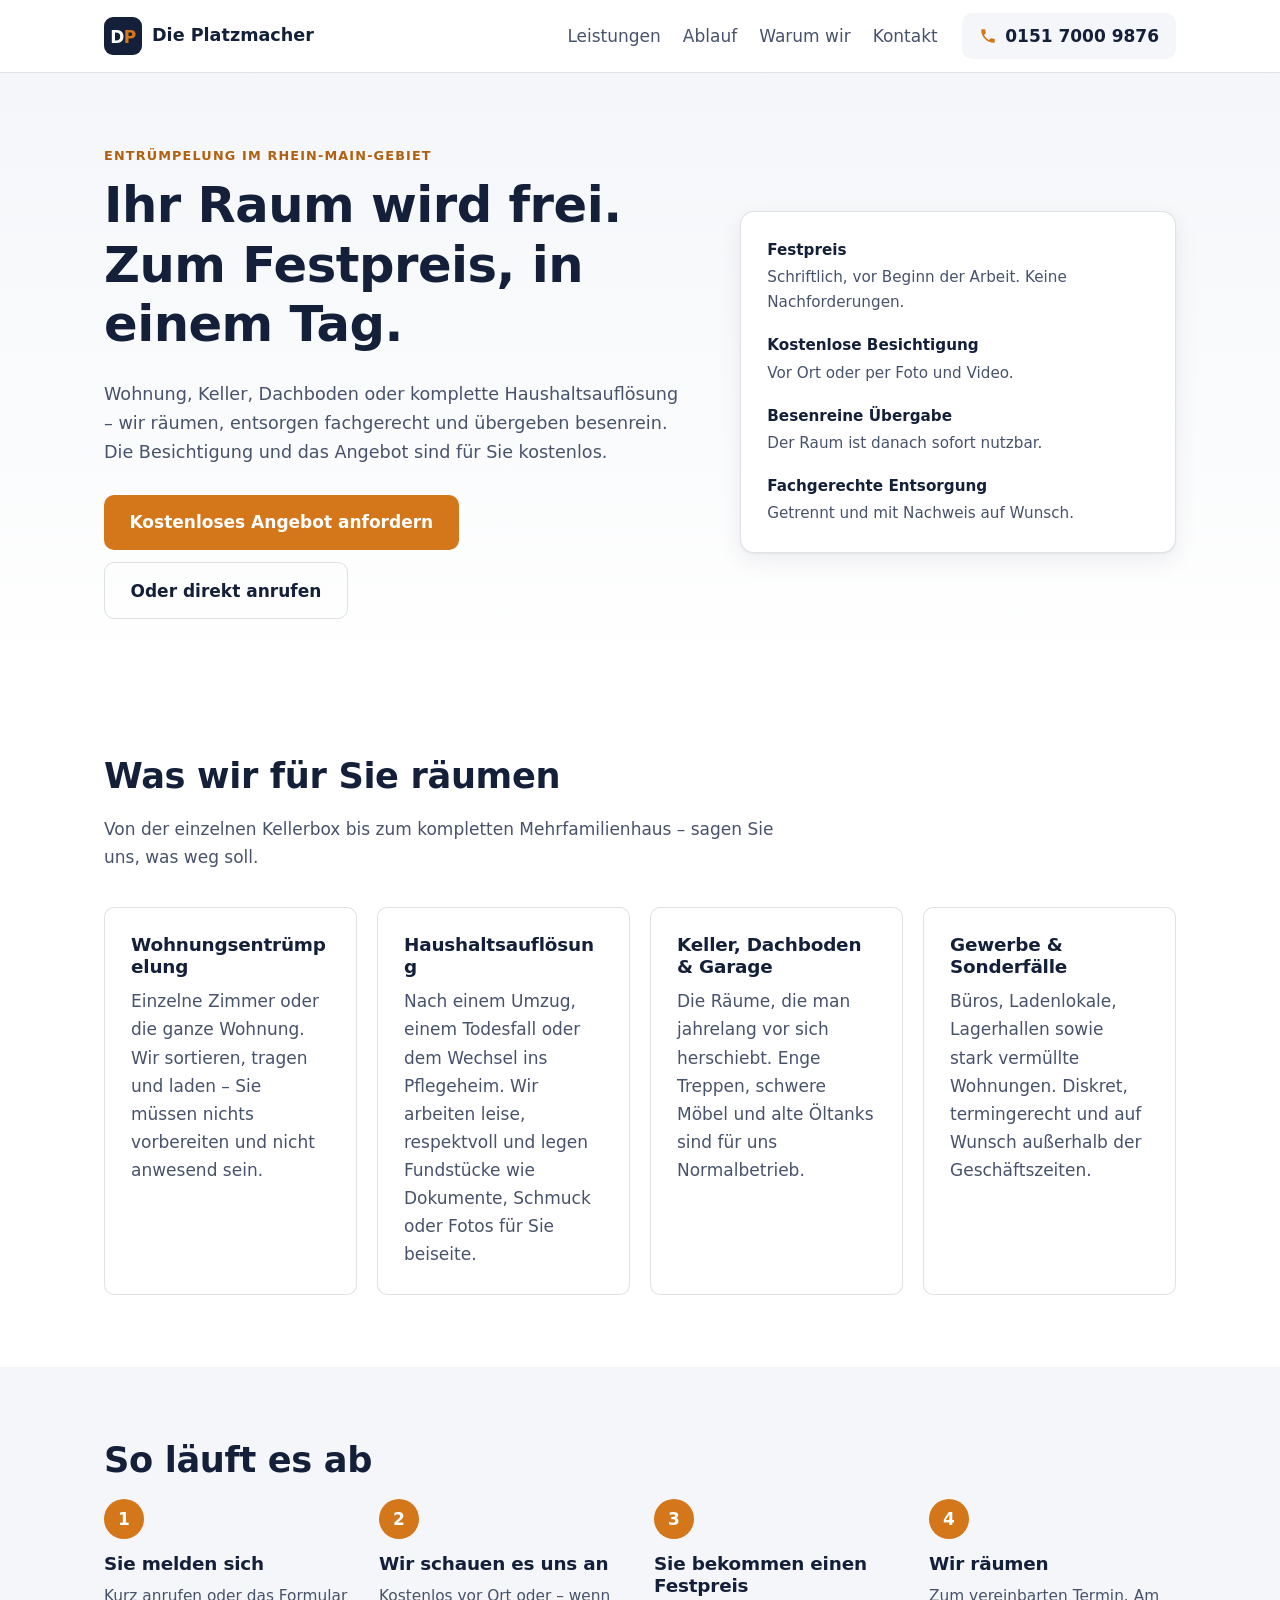
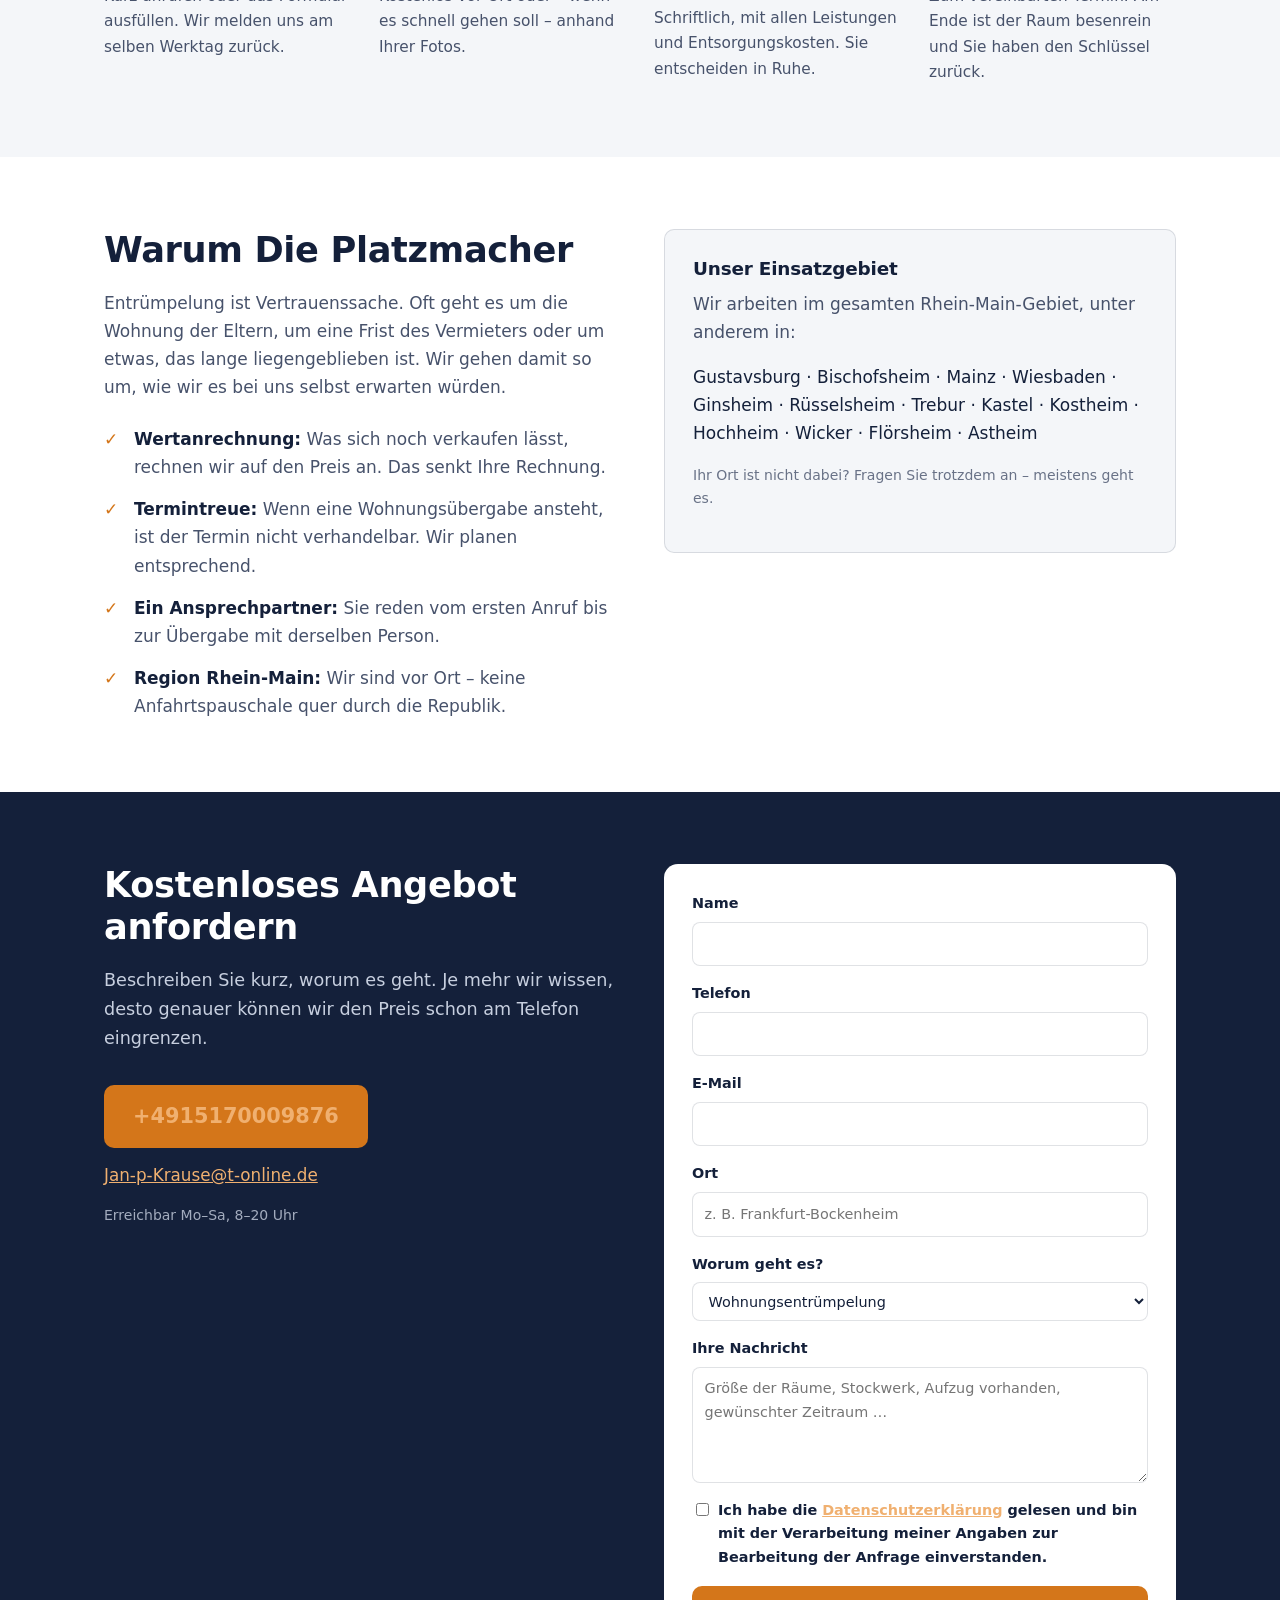
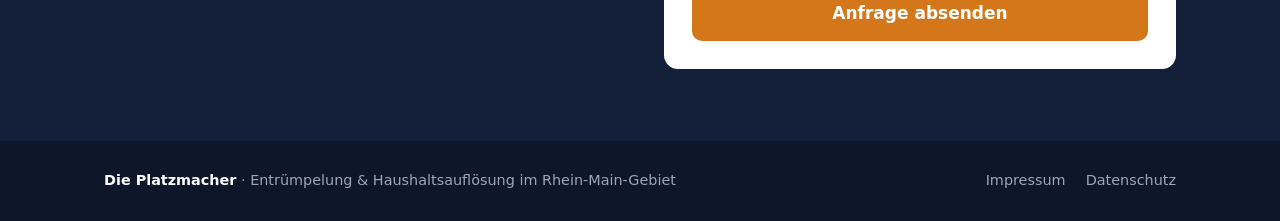
<file: index.html>
<!DOCTYPE html>
<html lang="de">
<head>
  <meta charset="utf-8">
  <meta name="viewport" content="width=device-width, initial-scale=1">

  <!-- Das steht im Browser-Tab und ist der wichtigste Text für Google. -->
  <title>Die Platzmacher – Entrümpelung &amp; Haushaltsauflösung im Rhein-Main-Gebiet</title>

  <!-- Der Text, den Google unter dem blauen Link anzeigt. Max. ca. 155 Zeichen. -->
  <meta name="description" content="Entrümpelung, Haushaltsauflösung und Kellerentrümpelung im Rhein-Main-Gebiet. Kostenlose Besichtigung, Festpreis, besenreine Übergabe. Jetzt anrufen.">

  <link rel="stylesheet" href="style.css">
  <!-- Favicon (Browser-Tab): dasselbe Logo als kleines SVG. -->
  <link rel="icon" href="data:image/svg+xml,<svg xmlns='http://www.w3.org/2000/svg' viewBox='0 0 24 24'><rect width='24' height='24' rx='5' fill='%2314203a'/><g fill='none' stroke-width='2' stroke-linecap='round' stroke-linejoin='round'><path d='M12 8V3M9 5.2 12 2.3 15 5.2' stroke='%23d4761a'/><path d='M5 10.5h14v10H5z' stroke='%23fff'/><path d='M5 14h14M12 10.5V14' stroke='%23fff'/></g></svg>">
</head>
<body>

<!-- ============================================================
     KOPFBEREICH – Logo links, Navigation und Telefonnummer rechts
     ============================================================ -->
<header class="site-header">
  <div class="wrap header-inner">
    <a class="logo" href="index.html">
      <!-- Kleines Logo: Monogramm "DP" (D weiß, P orange) im dunkelblauen Badge.
           Reines SVG, lädt ohne zusätzliche Bilddatei und bleibt bei jeder Größe scharf. -->
      <span class="logo-mark" aria-hidden="true">
        <svg viewBox="0 0 38 38">
          <text x="19" y="25.5" text-anchor="middle" font-weight="800" font-size="17" letter-spacing="-.5"><tspan fill="#fff">D</tspan><tspan fill="var(--accent)">P</tspan></text>
        </svg>
      </span>
      <span class="logo-text">Die&nbsp;Platzmacher</span>
    </a>

    <nav class="nav">
      <a href="#leistungen">Leistungen</a>
      <a href="#ablauf">Ablauf</a>
      <a href="#warum">Warum wir</a>
      <a href="#kontakt">Kontakt</a>
    </nav>

    
    <a class="btn btn-phone" href="tel:+49 1517 0009876">
      <svg viewBox="0 0 24 24" aria-hidden="true"><path d="M6.6 10.8a15.1 15.1 0 0 0 6.6 6.6l2.2-2.2c.3-.3.7-.4 1-.2 1.2.4 2.4.6 3.6.6.6 0 1 .4 1 1V20c0 .6-.4 1-1 1A17 17 0 0 1 3 4c0-.6.4-1 1-1h3.5c.6 0 1 .4 1 1 0 1.3.2 2.5.6 3.6.1.4 0 .8-.2 1l-2.3 2.2z"/></svg>
      0151 7000 9876 
    </a>
  </div>
</header>

<!-- ============================================================
     HERO – das Erste, was der Besucher sieht.
     Eine klare Aussage, ein klarer Knopf.
     ============================================================ -->
<section class="hero">
  <div class="wrap hero-inner">
    <div class="hero-text">
      <p class="eyebrow">Entrümpelung im Rhein-Main-Gebiet</p>
      <h1>Ihr Raum wird frei.<br>Zum Festpreis, in einem Tag.</h1>
      <p class="lead">
        Wohnung, Keller, Dachboden oder komplette Haushaltsauflösung – wir räumen,
        entsorgen fachgerecht und übergeben besenrein. Die Besichtigung und das
        Angebot sind für Sie kostenlos.
      </p>
      <div class="hero-actions">
        <a class="btn btn-primary" href="#kontakt">Kostenloses Angebot anfordern</a>
        <a class="btn btn-ghost" href="tel:+4915170009876">Oder direkt anrufen</a>
      </div>
    </div>

    <!-- Vertrauensbausteine: die vier Fragen, die jeder Kunde als Erstes hat -->
    <ul class="trust-card">
      <li><strong>Festpreis</strong>Schriftlich, vor Beginn der Arbeit. Keine Nachforderungen.</li>
      <li><strong>Kostenlose Besichtigung</strong>Vor Ort oder per Foto und Video.</li>
      <li><strong>Besenreine Übergabe</strong>Der Raum ist danach sofort nutzbar.</li>
      <li><strong>Fachgerechte Entsorgung</strong>Getrennt und mit Nachweis auf Wunsch.</li>
    </ul>
  </div>
</section>

<!-- ============================================================
     LEISTUNGEN
     ============================================================ -->
<section id="leistungen" class="section">
  <div class="wrap">
    <h2>Was wir für Sie räumen</h2>
    <p class="section-intro">
      Von der einzelnen Kellerbox bis zum kompletten Mehrfamilienhaus – sagen Sie uns,
      was weg soll.
    </p>

    <div class="cards">
      <article class="card">
        <h3>Wohnungsentrümpelung</h3>
        <p>
          Einzelne Zimmer oder die ganze Wohnung. Wir sortieren, tragen und laden –
          Sie müssen nichts vorbereiten und nicht anwesend sein.
        </p>
      </article>

      <article class="card">
        <h3>Haushaltsauflösung</h3>
        <p>
          Nach einem Umzug, einem Todesfall oder dem Wechsel ins Pflegeheim. Wir
          arbeiten leise, respektvoll und legen Fundstücke wie Dokumente, Schmuck
          oder Fotos für Sie beiseite.
        </p>
      </article>

      <article class="card">
        <h3>Keller, Dachboden &amp; Garage</h3>
        <p>
          Die Räume, die man jahrelang vor sich herschiebt. Enge Treppen, schwere
          Möbel und alte Öltanks sind für uns Normalbetrieb.
        </p>
      </article>

      <article class="card">
        <h3>Gewerbe &amp; Sonderfälle</h3>
        <p>
          Büros, Ladenlokale, Lagerhallen sowie stark vermüllte Wohnungen. Diskret,
          termingerecht und auf Wunsch außerhalb der Geschäftszeiten.
        </p>
      </article>
    </div>
  </div>
</section>

<!-- ============================================================
     ABLAUF – nimmt dem Kunden die Unsicherheit
     ============================================================ -->
<section id="ablauf" class="section section-alt">
  <div class="wrap">
    <h2>So läuft es ab</h2>

    <ol class="steps">
      <li>
        <span class="step-num">1</span>
        <h3>Sie melden sich</h3>
        <p>Kurz anrufen oder das Formular ausfüllen. Wir melden uns am selben Werktag zurück.</p>
      </li>
      <li>
        <span class="step-num">2</span>
        <h3>Wir schauen es uns an</h3>
        <p>Kostenlos vor Ort oder – wenn es schnell gehen soll – anhand Ihrer Fotos.</p>
      </li>
      <li>
        <span class="step-num">3</span>
        <h3>Sie bekommen einen Festpreis</h3>
        <p>Schriftlich, mit allen Leistungen und Entsorgungskosten. Sie entscheiden in Ruhe.</p>
      </li>
      <li>
        <span class="step-num">4</span>
        <h3>Wir räumen</h3>
        <p>Zum vereinbarten Termin. Am Ende ist der Raum besenrein und Sie haben den Schlüssel zurück.</p>
      </li>
    </ol>
  </div>
</section>

<!-- ============================================================
     WARUM WIR
     ============================================================ -->
<section id="warum" class="section">
  <div class="wrap two-col">
    <div>
      <h2>Warum Die Platzmacher</h2>
      <p>
        Entrümpelung ist Vertrauenssache. Oft geht es um die Wohnung der Eltern,
        um eine Frist des Vermieters oder um etwas, das lange liegengeblieben ist.
        Wir gehen damit so um, wie wir es bei uns selbst erwarten würden.
      </p>
      <ul class="check-list">
        <li><strong>Wertanrechnung:</strong> Was sich noch verkaufen lässt, rechnen wir auf den Preis an. Das senkt Ihre Rechnung.</li>
        <li><strong>Termintreue:</strong> Wenn eine Wohnungsübergabe ansteht, ist der Termin nicht verhandelbar. Wir planen entsprechend.</li>
        <li><strong>Ein Ansprechpartner:</strong> Sie reden vom ersten Anruf bis zur Übergabe mit derselben Person.</li>
        <li><strong>Region Rhein-Main:</strong> Wir sind vor Ort – keine Anfahrtspauschale quer durch die Republik.</li>
      </ul>
    </div>

    <aside class="area-box">
      <h3>Unser Einsatzgebiet</h3>
      <p>Wir arbeiten im gesamten Rhein-Main-Gebiet, unter anderem in:</p>
      <p class="area-list">
        Gustavsburg · Bischofsheim · Mainz · Wiesbaden · Ginsheim  ·
        Rüsselsheim · Trebur · Kastel · Kostheim · Hochheim ·
        Wicker · Flörsheim · Astheim
      </p>
      <p class="small">
        Ihr Ort ist nicht dabei? Fragen Sie trotzdem an – meistens geht es.
      </p>
    </aside>
  </div>
</section>

<!-- ============================================================
     KONTAKT – Formular + direkte Wege
     ============================================================ -->
<section id="kontakt" class="section section-dark">
  <div class="wrap two-col">
    <div>
      <h2>Kostenloses Angebot anfordern</h2>
      <p class="lead">
        Beschreiben Sie kurz, worum es geht. Je mehr wir wissen, desto genauer
        können wir den Preis schon am Telefon eingrenzen.
      </p>

      <div class="direct-contact">
        <a class="btn btn-primary btn-big" href="tel:+4915170009876">+4915170009876</a>
        <!-- PLATZHALTER: echte E-Mail-Adresse eintragen -->
        <a class="mail-link" href="mailto:Jan-p-Krause@t-online.de">Jan-p-Krause@t-online.de</a>
        <p class="small">Erreichbar Mo–Sa, 8–20 Uhr</p>
      </div>
    </div>

    <!--
      PLATZHALTER: Die action-Adresse musst du ersetzen.
      Eine reine HTML-Seite kann selbst keine E-Mails verschicken.
      Lege dir kostenlos ein Konto bei formspree.io an und trage
      deine Formular-Adresse hier ein.
    -->
    <form class="form" action="https://formspree.io/f/xyeypwpj" method="POST">
      <label>
        Name
        <input type="text" name="name" required autocomplete="name">
      </label>

      <label>
        Telefon
        <input type="tel" name="telefon" required autocomplete="tel">
      </label>

      <label>
        E-Mail
        <input type="email" name="email" autocomplete="email">
      </label>

      <label>
        Ort
        <input type="text" name="ort" placeholder="z. B. Frankfurt-Bockenheim">
      </label>

      <label>
        Worum geht es?
        <select name="leistung">
          <option>Wohnungsentrümpelung</option>
          <option>Haushaltsauflösung</option>
          <option>Keller, Dachboden oder Garage</option>
          <option>Gewerbe oder Sonderfall</option>
          <option>Weiß ich noch nicht</option>
        </select>
      </label>

      <label>
        Ihre Nachricht
        <textarea name="nachricht" rows="4" placeholder="Größe der Räume, Stockwerk, Aufzug vorhanden, gewünschter Zeitraum …"></textarea>
      </label>

      <label class="checkbox">
        <input type="checkbox" name="datenschutz" required>
        <span>Ich habe die <a href="datenschutz.html">Datenschutzerklärung</a> gelesen und bin mit der Verarbeitung meiner Angaben zur Bearbeitung der Anfrage einverstanden.</span>
      </label>

      <button class="btn btn-primary btn-block" type="submit">Anfrage absenden</button>
    </form>
  </div>
</section>

<!-- ============================================================
     FUSSZEILE – Impressum und Datenschutz sind in Deutschland Pflicht
     ============================================================ -->
<footer class="site-footer">
  <div class="wrap footer-inner">
    <p><strong>Die Platzmacher</strong> · Entrümpelung &amp; Haushaltsauflösung im Rhein-Main-Gebiet</p>
    <nav class="footer-nav">
      <a href="impressum.html">Impressum</a>
      <a href="datenschutz.html">Datenschutz</a>
    </nav>
  </div>
</footer>

</body>
</html>
</file>
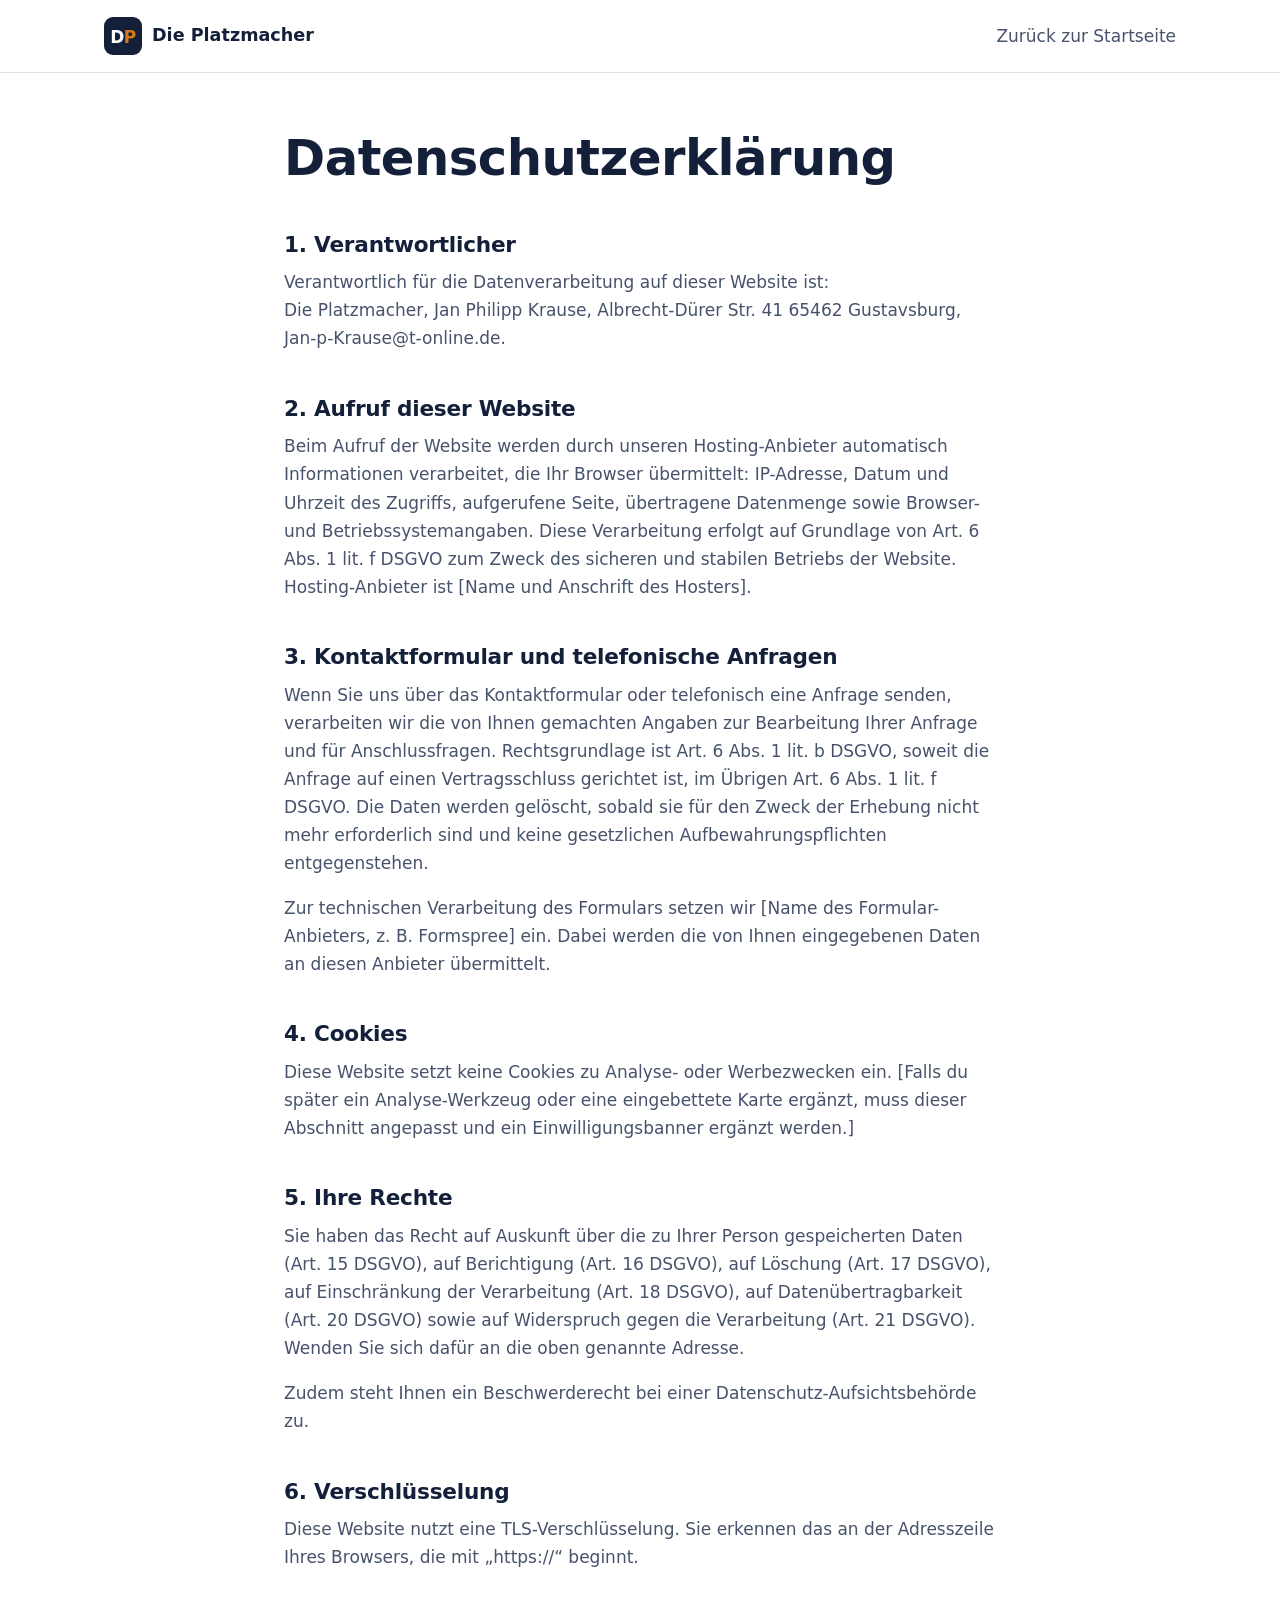
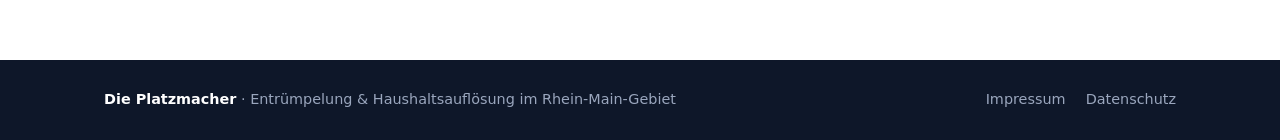
<file: datenschutz.html>
<!DOCTYPE html>
<html lang="de">
<head>
  <meta charset="utf-8">
  <meta name="viewport" content="width=device-width, initial-scale=1">
  <title>Datenschutzerklärung – Die Platzmacher</title>
  <meta name="robots" content="noindex">
  <link rel="stylesheet" href="style.css">
  <link rel="icon" href="data:image/svg+xml,<svg xmlns='http://www.w3.org/2000/svg' viewBox='0 0 24 24'><rect width='24' height='24' rx='5' fill='%2314203a'/><g fill='none' stroke-width='2' stroke-linecap='round' stroke-linejoin='round'><path d='M12 8V3M9 5.2 12 2.3 15 5.2' stroke='%23d4761a'/><path d='M5 10.5h14v10H5z' stroke='%23fff'/><path d='M5 14h14M12 10.5V14' stroke='%23fff'/></g></svg>">
</head>
<body>

<header class="site-header">
  <div class="wrap header-inner">
    <a class="logo" href="index.html">
      <span class="logo-mark" aria-hidden="true">
        <svg viewBox="0 0 38 38">
          <text x="19" y="25.5" text-anchor="middle" font-weight="800" font-size="17" letter-spacing="-.5"><tspan fill="#fff">D</tspan><tspan fill="var(--accent)">P</tspan></text>
        </svg>
      </span>
      <span class="logo-text">Die&nbsp;Platzmacher</span>
    </a>
    <nav class="nav"><a href="index.html">Zurück zur Startseite</a></nav>
  </div>
</header>

<main class="legal">
  <div class="wrap">
    <h1>Datenschutzerklärung</h1>



    <h2>1. Verantwortlicher</h2>
    <p>
      Verantwortlich für die Datenverarbeitung auf dieser Website ist:<br>
      Die Platzmacher, Jan Philipp Krause, Albrecht-Dürer Str. 41 65462 Gustavsburg,
      <br> Jan-p-Krause@t-online.de.
    </p>

    <h2>2. Aufruf dieser Website</h2>
    <p>
      Beim Aufruf der Website werden durch unseren Hosting-Anbieter automatisch
      Informationen verarbeitet, die Ihr Browser übermittelt: IP-Adresse, Datum und
      Uhrzeit des Zugriffs, aufgerufene Seite, übertragene Datenmenge sowie Browser-
      und Betriebssystemangaben. Diese Verarbeitung erfolgt auf Grundlage von
      Art. 6 Abs. 1 lit. f DSGVO zum Zweck des sicheren und stabilen Betriebs der
      Website. Hosting-Anbieter ist [Name und Anschrift des Hosters].
    </p>

    <h2>3. Kontaktformular und telefonische Anfragen</h2>
    <p>
      Wenn Sie uns über das Kontaktformular oder telefonisch eine Anfrage senden,
      verarbeiten wir die von Ihnen gemachten Angaben zur Bearbeitung Ihrer Anfrage
      und für Anschlussfragen. Rechtsgrundlage ist Art. 6 Abs. 1 lit. b DSGVO,
      soweit die Anfrage auf einen Vertragsschluss gerichtet ist, im Übrigen
      Art. 6 Abs. 1 lit. f DSGVO. Die Daten werden gelöscht, sobald sie für den
      Zweck der Erhebung nicht mehr erforderlich sind und keine gesetzlichen
      Aufbewahrungspflichten entgegenstehen.
    </p>
    <p>
      Zur technischen Verarbeitung des Formulars setzen wir [Name des
      Formular-Anbieters, z. B. Formspree] ein. Dabei werden die von Ihnen
      eingegebenen Daten an diesen Anbieter übermittelt.
    </p>

    <h2>4. Cookies</h2>
    <p>
      Diese Website setzt keine Cookies zu Analyse- oder Werbezwecken ein.
      [Falls du später ein Analyse-Werkzeug oder eine eingebettete Karte ergänzt,
      muss dieser Abschnitt angepasst und ein Einwilligungsbanner ergänzt werden.]
    </p>

    <h2>5. Ihre Rechte</h2>
    <p>
      Sie haben das Recht auf Auskunft über die zu Ihrer Person gespeicherten Daten
      (Art. 15 DSGVO), auf Berichtigung (Art. 16 DSGVO), auf Löschung
      (Art. 17 DSGVO), auf Einschränkung der Verarbeitung (Art. 18 DSGVO), auf
      Datenübertragbarkeit (Art. 20 DSGVO) sowie auf Widerspruch gegen die
      Verarbeitung (Art. 21 DSGVO). Wenden Sie sich dafür an die oben genannte
      Adresse.
    </p>
    <p>
      Zudem steht Ihnen ein Beschwerderecht bei einer Datenschutz-Aufsichtsbehörde
      zu.
    </p>

    <h2>6. Verschlüsselung</h2>
    <p>
      Diese Website nutzt eine TLS-Verschlüsselung. Sie erkennen das an der
      Adresszeile Ihres Browsers, die mit „https://“ beginnt.
    </p>
  </div>
</main>

<footer class="site-footer">
  <div class="wrap footer-inner">
    <p><strong>Die Platzmacher</strong> · Entrümpelung &amp; Haushaltsauflösung im Rhein-Main-Gebiet</p>
    <nav class="footer-nav">
      <a href="impressum.html">Impressum</a>
      <a href="datenschutz.html">Datenschutz</a>
    </nav>
  </div>
</footer>

</body>
</html>
</file>
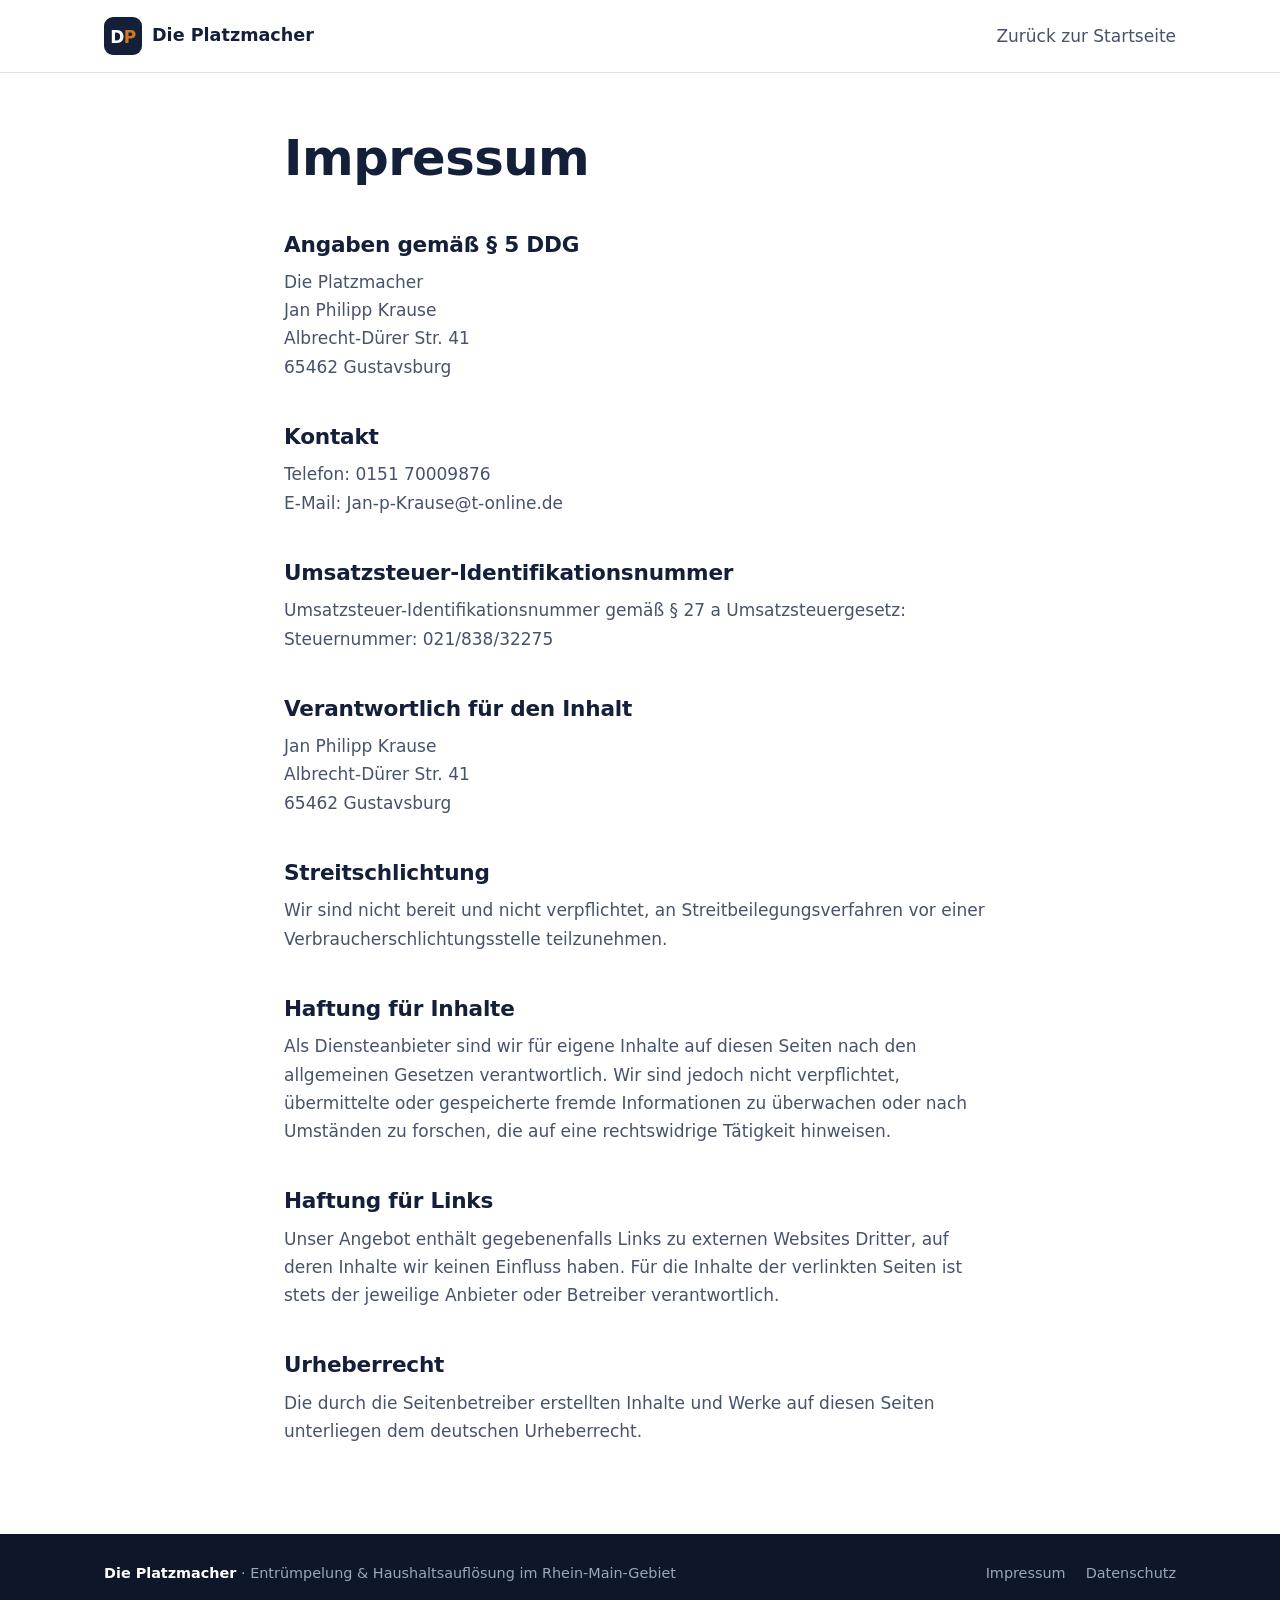
<file: impressum.html>
<!DOCTYPE html>
<html lang="de">
<head>
  <meta charset="utf-8">
  <meta name="viewport" content="width=device-width, initial-scale=1">
  <title>Impressum – Die Platzmacher</title>
  <meta name="robots" content="noindex">
  <link rel="stylesheet" href="style.css">
  <link rel="icon" href="data:image/svg+xml,<svg xmlns='http://www.w3.org/2000/svg' viewBox='0 0 24 24'><rect width='24' height='24' rx='5' fill='%2314203a'/><g fill='none' stroke-width='2' stroke-linecap='round' stroke-linejoin='round'><path d='M12 8V3M9 5.2 12 2.3 15 5.2' stroke='%23d4761a'/><path d='M5 10.5h14v10H5z' stroke='%23fff'/><path d='M5 14h14M12 10.5V14' stroke='%23fff'/></g></svg>">
</head>
<body>

<header class="site-header">
  <div class="wrap header-inner">
    <a class="logo" href="index.html">
      <span class="logo-mark" aria-hidden="true">
        <svg viewBox="0 0 38 38">
          <text x="19" y="25.5" text-anchor="middle" font-weight="800" font-size="17" letter-spacing="-.5"><tspan fill="#fff">D</tspan><tspan fill="var(--accent)">P</tspan></text>
        </svg>
      </span>
      <span class="logo-text">Die&nbsp;Platzmacher</span>
    </a>
    <nav class="nav"><a href="index.html">Zurück zur Startseite</a></nav>
  </div>
</header>

<main class="legal">
  <div class="wrap">
    <h1>Impressum</h1>

    <h2>Angaben gemäß § 5 DDG</h2>
    <p>
      Die Platzmacher<br>
      Jan Philipp Krause<br>
      Albrecht-Dürer Str. 41<br>
      65462 Gustavsburg
    </p>

    <h2>Kontakt</h2>
    <p>
      Telefon: 0151 70009876<br>
      E-Mail: Jan-p-Krause@t-online.de
    </p>

    <h2>Umsatzsteuer-Identifikationsnummer</h2>
    <p>
      Umsatzsteuer-Identifikationsnummer gemäß § 27 a Umsatzsteuergesetz:<br>
      Steuernummer: 021/838/32275
    </p>

    <h2>Verantwortlich für den Inhalt</h2>
    <p>
      Jan Philipp Krause<br>
      Albrecht-Dürer Str. 41<br>
      65462 Gustavsburg
    </p>

    <h2>Streitschlichtung</h2>
    <p>
      Wir sind nicht bereit und nicht verpflichtet, an Streitbeilegungsverfahren vor
      einer Verbraucherschlichtungsstelle teilzunehmen.
    </p>

    <h2>Haftung für Inhalte</h2>
    <p>
      Als Diensteanbieter sind wir für eigene Inhalte auf diesen Seiten nach den
      allgemeinen Gesetzen verantwortlich. Wir sind jedoch nicht verpflichtet,
      übermittelte oder gespeicherte fremde Informationen zu überwachen oder nach
      Umständen zu forschen, die auf eine rechtswidrige Tätigkeit hinweisen.
    </p>

    <h2>Haftung für Links</h2>
    <p>
      Unser Angebot enthält gegebenenfalls Links zu externen Websites Dritter, auf
      deren Inhalte wir keinen Einfluss haben. Für die Inhalte der verlinkten Seiten
      ist stets der jeweilige Anbieter oder Betreiber verantwortlich.
    </p>

    <h2>Urheberrecht</h2>
    <p>
      Die durch die Seitenbetreiber erstellten Inhalte und Werke auf diesen Seiten
      unterliegen dem deutschen Urheberrecht.
    </p>
  </div>
</main>

<footer class="site-footer">
  <div class="wrap footer-inner">
    <p><strong>Die Platzmacher</strong> · Entrümpelung &amp; Haushaltsauflösung im Rhein-Main-Gebiet</p>
    <nav class="footer-nav">
      <a href="impressum.html">Impressum</a>
      <a href="datenschutz.html">Datenschutz</a>
    </nav>
  </div>
</footer>

</body>
</html>
</file>
<file: style.css>
/* ============================================================
   Die Platzmacher – gemeinsames Stylesheet für alle Seiten

   Aufbau dieser Datei:
   1. Farben und Grundwerte (Variablen)
   2. Grundlagen (Reset, Typografie)
   3. Bausteine (Buttons, Karten, Formular)
   4. Die einzelnen Abschnitte der Seite
   5. Anpassung für Handy und Tablet
   ============================================================ */


/* ---------- 1. Farben und Grundwerte -------------------------
   Als CSS-Variablen definiert. Wenn du die Farbe der Seite
   ändern willst, änderst du sie hier einmal – und überall,
   wo var(--accent) steht, ändert sie sich mit.
   ------------------------------------------------------------ */
:root {
  --ink:        #14203a;   /* Dunkelblau, Haupttext und dunkle Flächen */
  --ink-soft:   #47526b;   /* Grauer Fließtext */
  --accent:     #d4761a;   /* Warmes Orange, für Knöpfe und Akzente */
  --accent-dk:  #b0600f;   /* Dieselbe Farbe dunkler, für Hover */
  --bg:         #ffffff;
  --bg-alt:     #f4f6f9;   /* Sehr helles Grau für abgesetzte Abschnitte */
  /* Rahmenfarbe halbtransparent statt festem Hex-Wert: Das Dunkelblau mit
     13 % Deckkraft sieht auf Weiß aus wie vorher (#dfe4ec), passt sich aber
     automatisch an, wenn der Rahmen auf Grau, dem Verlauf im Hero oder dem
     durchscheinenden Kopfbereich liegt. */
  --line:       rgb(20 32 58 / 0.13);
  --radius:     10px;
  --wrap:       1120px;    /* Maximale Inhaltsbreite */
  --shadow:     0 1px 2px rgba(20,32,58,.06), 0 8px 24px rgba(20,32,58,.07);
}


/* ---------- 2. Grundlagen ------------------------------------ */

/* border-box sorgt dafür, dass Innenabstand und Rahmen in der
   angegebenen Breite enthalten sind. Erspart viel Rechnerei. */
*, *::before, *::after { box-sizing: border-box; }

body {
  margin: 0;
  font-family: system-ui, -apple-system, "Segoe UI", Roboto, Helvetica, Arial, sans-serif;
  font-size: 17px;
  line-height: 1.65;
  color: var(--ink-soft);
  background: var(--bg);
  -webkit-font-smoothing: antialiased;
}

h1, h2, h3 {
  color: var(--ink);
  line-height: 1.2;
  margin: 0 0 .5em;
  letter-spacing: -.01em;
  /* Deutsche Komposita wie "Wohnungsentrümpelung" sind lang und würden
     sonst aus schmalen Karten herauslaufen. Zusammen mit lang="de" im
     <html>-Tag trennt der Browser sie an sinnvollen Stellen. */
  hyphens: auto;
  overflow-wrap: break-word;
}

h1 { font-size: clamp(2rem, 5vw, 3.1rem); }   /* clamp: wächst mit der Fensterbreite, aber nur zwischen min und max */
h2 { font-size: clamp(1.6rem, 3.5vw, 2.2rem); }
h3 { font-size: 1.15rem; }

p { margin: 0 0 1em; }

a { color: var(--accent-dk); }

img { max-width: 100%; height: auto; display: block; }

/* Der zentrale Container: begrenzt die Breite und zentriert sie */
.wrap {
  max-width: var(--wrap);
  margin-inline: auto;
  padding-inline: 24px;
}

.lead { font-size: 1.1rem; }
.small { font-size: .875rem; opacity: .8; }

/* Tastatur-Bedienbarkeit: sichtbarer Fokusrahmen */
a:focus-visible, button:focus-visible, input:focus-visible,
select:focus-visible, textarea:focus-visible {
  outline: 3px solid var(--accent);
  outline-offset: 2px;
}


/* ---------- 3. Bausteine ------------------------------------- */

.btn {
  display: inline-flex;
  align-items: center;
  justify-content: center;
  gap: .5em;
  padding: .8em 1.5em;
  border: 0;
  border-radius: var(--radius);
  font: inherit;
  font-weight: 600;
  text-decoration: none;
  cursor: pointer;
  transition: background-color .15s, transform .05s;
}
.btn:active { transform: translateY(1px); }

.btn-primary { background: var(--accent); color: #fff; }
.btn-primary:hover { background: var(--accent-dk); }

.btn-ghost {
  background: transparent;
  color: var(--ink);
  border: 1px solid var(--line);
}
.btn-ghost:hover { background: var(--bg-alt); }

.btn-phone {
  background: var(--bg-alt);
  color: var(--ink);
  font-weight: 700;
  padding: .55em 1em;
}
.btn-phone:hover { background: #e8ecf3; }
.btn-phone svg { width: 18px; height: 18px; fill: var(--accent); }

.btn-big   { font-size: 1.3rem; padding: .7em 1.4em; }
.btn-block { width: 100%; }


/* ---------- 4. Abschnitte ------------------------------------ */

/* Kopfbereich */
.site-header {
  border-bottom: 1px solid var(--line);
  position: sticky;      /* bleibt beim Scrollen oben kleben */
  top: 0;
  background: rgba(255,255,255,.92);
  backdrop-filter: blur(8px);
  z-index: 10;
}
.header-inner {
  display: flex;
  align-items: center;
  gap: 24px;
  min-height: 72px;
}
.logo {
  display: flex;
  align-items: center;
  gap: 10px;
  text-decoration: none;
  font-weight: 700;
  color: var(--ink);
  margin-right: auto;    /* schiebt alles Weitere nach rechts */
}
.logo-mark {
  background: var(--ink);
  width: 38px; height: 38px;
  border-radius: 9px;
  display: grid; place-items: center;
  flex-shrink: 0;                 /* Badge behält seine Größe, auch wenn der Text lang wird */
}
.logo-mark svg { width: 100%; height: 100%; }
.logo-mark text { font-family: inherit; }   /* Monogramm in derselben Schrift wie die Seite */
.logo-text { font-size: 1.1rem; }

.nav { display: flex; gap: 22px; }
.nav a {
  color: var(--ink-soft);
  text-decoration: none;
  font-weight: 500;
}
.nav a:hover { color: var(--accent-dk); }

/* Hero */
.hero {
  background: linear-gradient(180deg, var(--bg-alt), var(--bg));
  padding: 72px 0 64px;
}
.hero-inner {
  display: grid;
  grid-template-columns: 1.35fr 1fr;
  gap: 48px;
  align-items: center;
}
.eyebrow {
  text-transform: uppercase;
  letter-spacing: .09em;
  font-size: .8rem;
  font-weight: 700;
  color: var(--accent-dk);
  margin-bottom: .8em;
}
.hero-actions { display: flex; flex-wrap: wrap; gap: 12px; margin-top: 28px; }

.trust-card {
  list-style: none;
  margin: 0; padding: 26px;
  background: #fff;
  border: 1px solid var(--line);
  border-radius: 14px;
  box-shadow: var(--shadow);
  display: grid;
  gap: 18px;
}
.trust-card li { font-size: .95rem; }
.trust-card strong {
  display: block;
  color: var(--ink);
  margin-bottom: 2px;
}

/* Allgemeine Abschnitte */
.section { padding: 72px 0; }
.section-alt { background: var(--bg-alt); }
.section-intro { max-width: 62ch; margin-bottom: 36px; }

.two-col {
  display: grid;
  grid-template-columns: 1fr 1fr;
  gap: 48px;
  align-items: start;
}

/* Leistungskarten */
.cards {
  display: grid;
  grid-template-columns: repeat(auto-fit, minmax(240px, 1fr));
  gap: 20px;
}
.card {
  background: #fff;
  border: 1px solid var(--line);
  border-radius: var(--radius);
  padding: 26px;
}
.card p:last-child { margin-bottom: 0; }
.section-alt .card { background: #fff; }

/* Ablauf-Schritte */
.steps {
  list-style: none;
  counter-reset: step;
  margin: 0; padding: 0;
  display: grid;
  grid-template-columns: repeat(auto-fit, minmax(220px, 1fr));
  gap: 28px;
}
.steps li { position: relative; }
.step-num {
  display: grid; place-items: center;
  width: 40px; height: 40px;
  border-radius: 50%;
  background: var(--accent);
  color: #fff;
  font-weight: 700;
  margin-bottom: 14px;
}
.steps p { margin: 0; font-size: .96rem; }

/* Häkchenliste */
.check-list { list-style: none; margin: 24px 0 0; padding: 0; display: grid; gap: 14px; }
.check-list li { padding-left: 30px; position: relative; }
.check-list li::before {
  content: "✓";
  position: absolute; left: 0; top: 0;
  color: var(--accent);
  font-weight: 700;
}
.check-list strong { color: var(--ink); }

/* Einsatzgebiet */
.area-box {
  background: var(--bg-alt);
  border: 1px solid var(--line);
  border-radius: var(--radius);
  padding: 28px;
}
.area-list { color: var(--ink); font-weight: 500; }

/* Dunkler Kontaktbereich */
.section-dark {
  background: var(--ink);
  color: #c7cfdf;
}
.section-dark h2 { color: #fff; }
.section-dark a { color: #f0b070; }
.direct-contact { margin-top: 32px; display: grid; gap: 14px; justify-items: start; }
.mail-link { font-size: 1.05rem; }

/* Formular */
.form {
  background: #fff;
  border-radius: 14px;
  padding: 28px;
  display: grid;
  gap: 16px;
  color: var(--ink-soft);
}
.form label {
  display: grid;
  gap: 6px;
  font-size: .9rem;
  font-weight: 600;
  color: var(--ink);
}
.form input, .form select, .form textarea {
  font: inherit;
  font-weight: 400;
  padding: .65em .8em;
  border: 1px solid var(--line);
  border-radius: 8px;
  background: #fff;
  color: var(--ink);
  width: 100%;
}
.form textarea { resize: vertical; }
.checkbox {
  grid-template-columns: auto 1fr;
  align-items: start;
  gap: 10px;
  font-weight: 400;
  font-size: .85rem;
  color: var(--ink-soft);
}
.checkbox input { width: auto; margin-top: .3em; }

/* Fußzeile */
.site-footer {
  background: #0e1729;
  color: #9aa6bd;
  padding: 28px 0;
  font-size: .9rem;
}
.footer-inner {
  display: flex;
  flex-wrap: wrap;
  gap: 16px;
  justify-content: space-between;
  align-items: center;
}
.site-footer p { margin: 0; }
.site-footer strong { color: #fff; }
.footer-nav { display: flex; gap: 20px; }
.site-footer a { color: #9aa6bd; text-decoration: none; }
.site-footer a:hover { color: #fff; text-decoration: underline; }

/* Rechtstexte (Impressum, Datenschutz) */
.legal { padding: 56px 0 72px; }
.legal .wrap { max-width: 760px; }
.legal h2 { font-size: 1.35rem; margin-top: 2em; }
.legal .placeholder {
  background: #fff8e6;
  border-left: 4px solid var(--accent);
  padding: 14px 18px;
  border-radius: 0 8px 8px 0;
  margin-bottom: 1.5em;
  font-size: .95rem;
}


/* ---------- 5. Handy und Tablet ------------------------------
   Alles unterhalb von 860 Pixel Breite bekommt einspaltiges
   Layout. Das ist der einzige Umbruchpunkt, den diese Seite
   braucht – bewusst simpel gehalten.
   ------------------------------------------------------------ */
@media (max-width: 860px) {
  .hero-inner,
  .two-col { grid-template-columns: 1fr; }

  .nav { display: none; }          /* Menü auf dem Handy ausblenden … */
  .header-inner { min-height: 64px; }
  .hero { padding: 48px 0; }
  .section { padding: 56px 0; }
  .footer-inner { flex-direction: column; align-items: flex-start; }
}

@media (max-width: 420px) {
  .logo-text { display: none; }    /* … auf sehr schmalen Displays nur das Kürzel */
  .btn-big { font-size: 1.15rem; }
}
</file>
